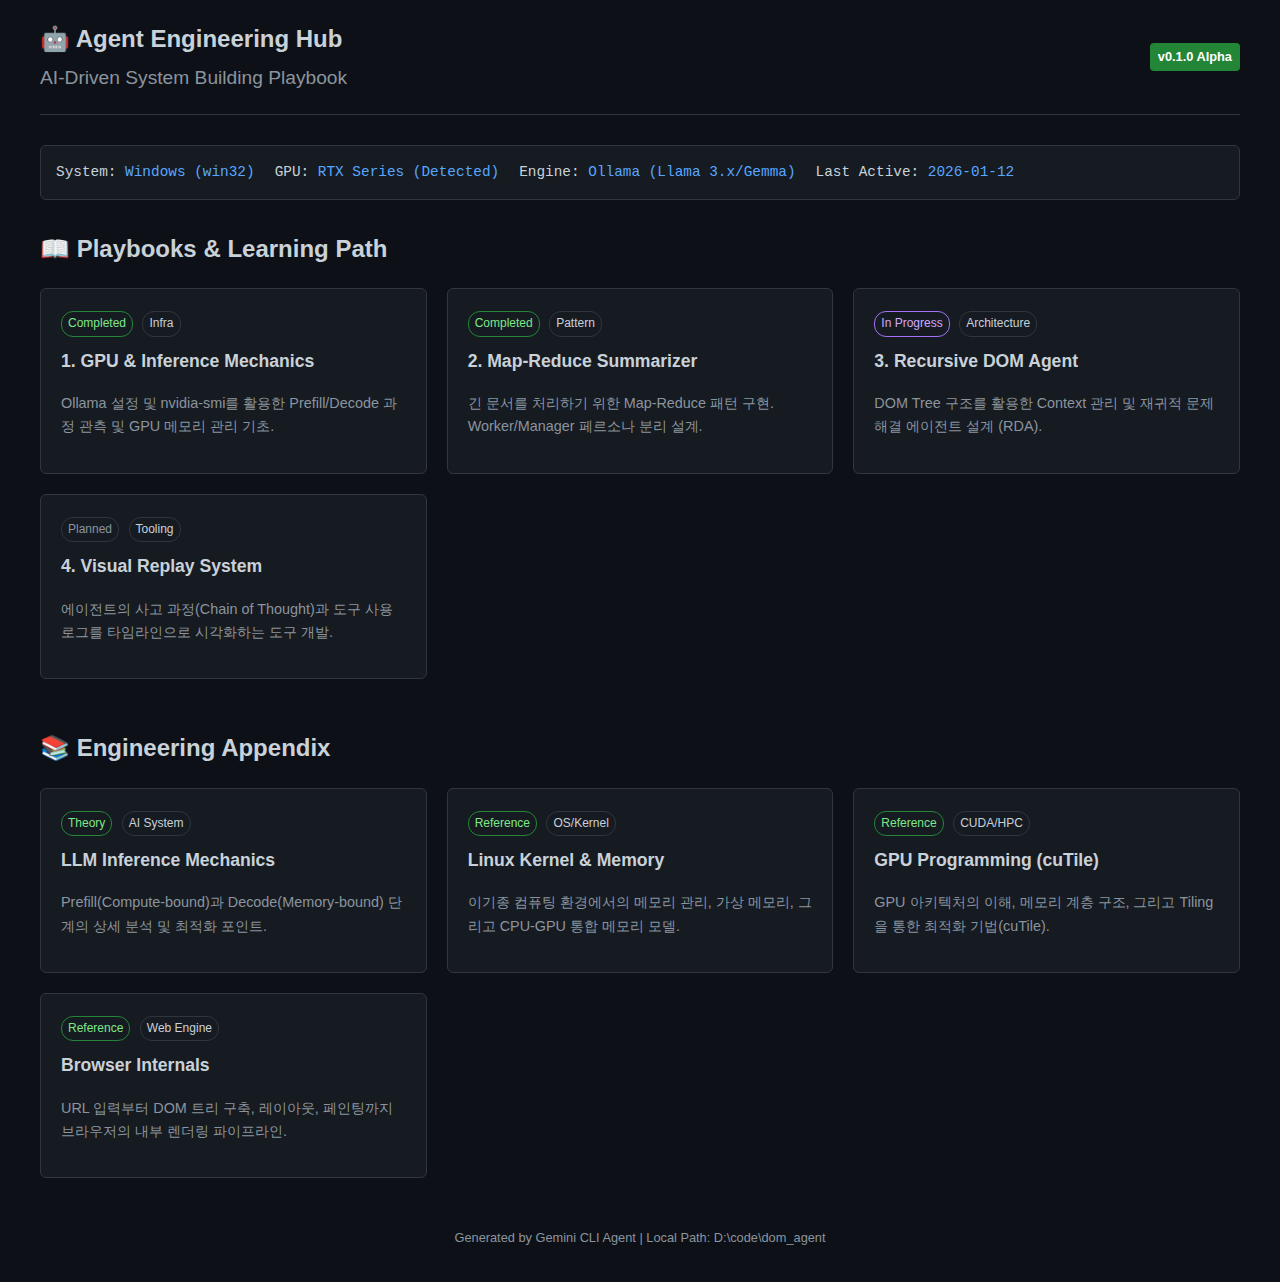
<file: index.html>
<!DOCTYPE html>
<html lang="ko">
  <head>
    <meta charset="UTF-8" />
    <meta name="viewport" content="width=device-width, initial-scale=1.0" />
    <title>Agent Engineering Hub</title>
    <style>
      :root {
        --bg-color: #0d1117;
        --text-color: #c9d1d9;
        --accent-color: #238636;
        --card-bg: #161b22;
        --border-color: #30363d;
        --code-font: "Consolas", "Monaco", monospace;
      }
      body {
        font-family: -apple-system, BlinkMacSystemFont, "Segoe UI", Helvetica,
          Arial, sans-serif;
        background-color: var(--bg-color);
        color: var(--text-color);
        margin: 0;
        padding: 20px;
        line-height: 1.6;
      }
      .container {
        max-width: 1200px;
        margin: 0 auto;
      }
      header {
        border-bottom: 1px solid var(--border-color);
        padding-bottom: 20px;
        margin-bottom: 30px;
        display: flex;
        justify-content: space-between;
        align-items: center;
      }
      h1 {
        font-size: 1.5rem;
        margin: 0;
      }
      .badge {
        background: var(--accent-color);
        color: white;
        padding: 4px 8px;
        border-radius: 4px;
        font-size: 0.8rem;
        font-weight: bold;
      }
      .grid {
        display: grid;
        grid-template-columns: repeat(auto-fill, minmax(300px, 1fr));
        gap: 20px;
      }
      .card {
        background-color: var(--card-bg);
        border: 1px solid var(--border-color);
        border-radius: 6px;
        padding: 20px;
        transition: transform 0.2s;
      }
      .card:hover {
        transform: translateY(-2px);
        border-color: #8b949e;
      }
      .card h3 {
        margin-top: 0;
        font-size: 1.1rem;
      }
      .card p {
        font-size: 0.9rem;
        color: #8b949e;
      }
      .status-bar {
        background: var(--card-bg);
        padding: 15px;
        border-radius: 6px;
        margin-bottom: 30px;
        border: 1px solid var(--border-color);
        font-family: var(--code-font);
        font-size: 0.9rem;
        display: flex;
        gap: 20px;
      }
      .status-item span {
        color: #58a6ff;
      }
      a {
        text-decoration: none;
        color: inherit;
      }
      .tag {
        display: inline-block;
        padding: 2px 6px;
        border-radius: 12px;
        font-size: 0.75rem;
        margin-right: 5px;
        border: 1px solid var(--border-color);
      }
      .tag.completed {
        color: #7ee787;
        border-color: #238636;
      }
      .tag.inprogress {
        color: #d2a8ff;
        border-color: #a371f7;
      }
      .tag.planned {
        color: #8b949e;
        border-color: #30363d;
      }
    </style>
  </head>
  <body>
    <div class="container">
      <header>
        <div>
          <h1>🤖 Agent Engineering Hub</h1>
          <p style="margin: 5px 0 0 0; font-size: 1.2rem; color: #8b949e">
            AI-Driven System Building Playbook
          </p>
        </div>
        <div class="badge">v0.1.0 Alpha</div>
      </header>

      <!-- System Status Visualization (Placeholder for future dynamic data) -->
      <div class="status-bar">
        <div class="status-item">System: <span>Windows (win32)</span></div>
        <div class="status-item">GPU: <span>RTX Series (Detected)</span></div>
        <div class="status-item">
          Engine: <span>Ollama (Llama 3.x/Gemma)</span>
        </div>
        <div class="status-item">Last Active: <span>2026-01-12</span></div>
      </div>

      <h2>📖 Playbooks & Learning Path</h2>
      <div class="grid">
        <!-- Phase 1: Infrastructure -->
        <a href="playbook/01_infrastructure/01_gpu_and_ollama.html" class="card">
          <div style="margin-bottom: 10px">
            <span class="tag completed">Completed</span>
            <span class="tag">Infra</span>
          </div>
          <h3>1. GPU & Inference Mechanics</h3>
          <p>
            Ollama 설정 및 nvidia-smi를 활용한 Prefill/Decode 과정 관측 및 GPU
            메모리 관리 기초.
          </p>
        </a>

        <!-- Phase 2: Basic Agent -->
        <a
          href="playbook/02_agent_prototypes/01_map_reduce_agent.html"
          class="card"
        >
          <div style="margin-bottom: 10px">
            <span class="tag completed">Completed</span>
            <span class="tag">Pattern</span>
          </div>
          <h3>2. Map-Reduce Summarizer</h3>
          <p>
            긴 문서를 처리하기 위한 Map-Reduce 패턴 구현. Worker/Manager
            페르소나 분리 설계.
          </p>
        </a>

        <!-- Phase 3: Recursive Agent -->
        <a href="playbook/02_agent_prototypes/02_recursive_dom.html" class="card">
          <div style="margin-bottom: 10px">
            <span class="tag inprogress">In Progress</span>
            <span class="tag">Architecture</span>
          </div>
          <h3>3. Recursive DOM Agent</h3>
          <p>
            DOM Tree 구조를 활용한 Context 관리 및 재귀적 문제 해결 에이전트
            설계 (RDA).
          </p>
        </a>

        <!-- Phase 4: Future -->
        <a href="playbook/03_future_designs/01_visual_replay.html" class="card">
          <div style="margin-bottom: 10px">
            <span class="tag planned">Planned</span>
            <span class="tag">Tooling</span>
          </div>
          <h3>4. Visual Replay System</h3>
          <p>
            에이전트의 사고 과정(Chain of Thought)과 도구 사용 로그를
            타임라인으로 시각화하는 도구 개발.
          </p>
        </a>
      </div>

      <h2 style="margin-top: 50px">📚 Engineering Appendix</h2>
      <div class="grid">
        <a href="playbook/99_appendix/llm_inference.html" class="card">
          <div style="margin-bottom: 10px">
            <span class="tag completed">Theory</span>
            <span class="tag">AI System</span>
          </div>
          <h3>LLM Inference Mechanics</h3>
          <p>
            Prefill(Compute-bound)과 Decode(Memory-bound) 단계의 상세 분석 및
            최적화 포인트.
          </p>
        </a>

        <a href="playbook/99_appendix/cheat_sheets_linux.html" class="card">
          <div style="margin-bottom: 10px">
            <span class="tag completed">Reference</span>
            <span class="tag">OS/Kernel</span>
          </div>
          <h3>Linux Kernel & Memory</h3>
          <p>
            이기종 컴퓨팅 환경에서의 메모리 관리, 가상 메모리, 그리고 CPU-GPU
            통합 메모리 모델.
          </p>
        </a>

        <a href="playbook/99_appendix/gpu_programming.html" class="card">
          <div style="margin-bottom: 10px">
            <span class="tag completed">Reference</span>
            <span class="tag">CUDA/HPC</span>
          </div>
          <h3>GPU Programming (cuTile)</h3>
          <p>
            GPU 아키텍처의 이해, 메모리 계층 구조, 그리고 Tiling을 통한 최적화
            기법(cuTile).
          </p>
        </a>

        <a href="playbook/99_appendix/how_browser_works.html" class="card">
          <div style="margin-bottom: 10px">
            <span class="tag completed">Reference</span>
            <span class="tag">Web Engine</span>
          </div>
          <h3>Browser Internals</h3>
          <p>
            URL 입력부터 DOM 트리 구축, 레이아웃, 페인팅까지 브라우저의 내부
            렌더링 파이프라인.
          </p>
        </a>
      </div>

      <footer
        style="
          margin-top: 50px;
          text-align: center;
          font-size: 0.8rem;
          color: #8b949e;
        "
      >
        <p>Generated by Gemini CLI Agent | Local Path: D:\code\dom_agent</p>
      </footer>
    </div>
  </body>
</html>
</file>
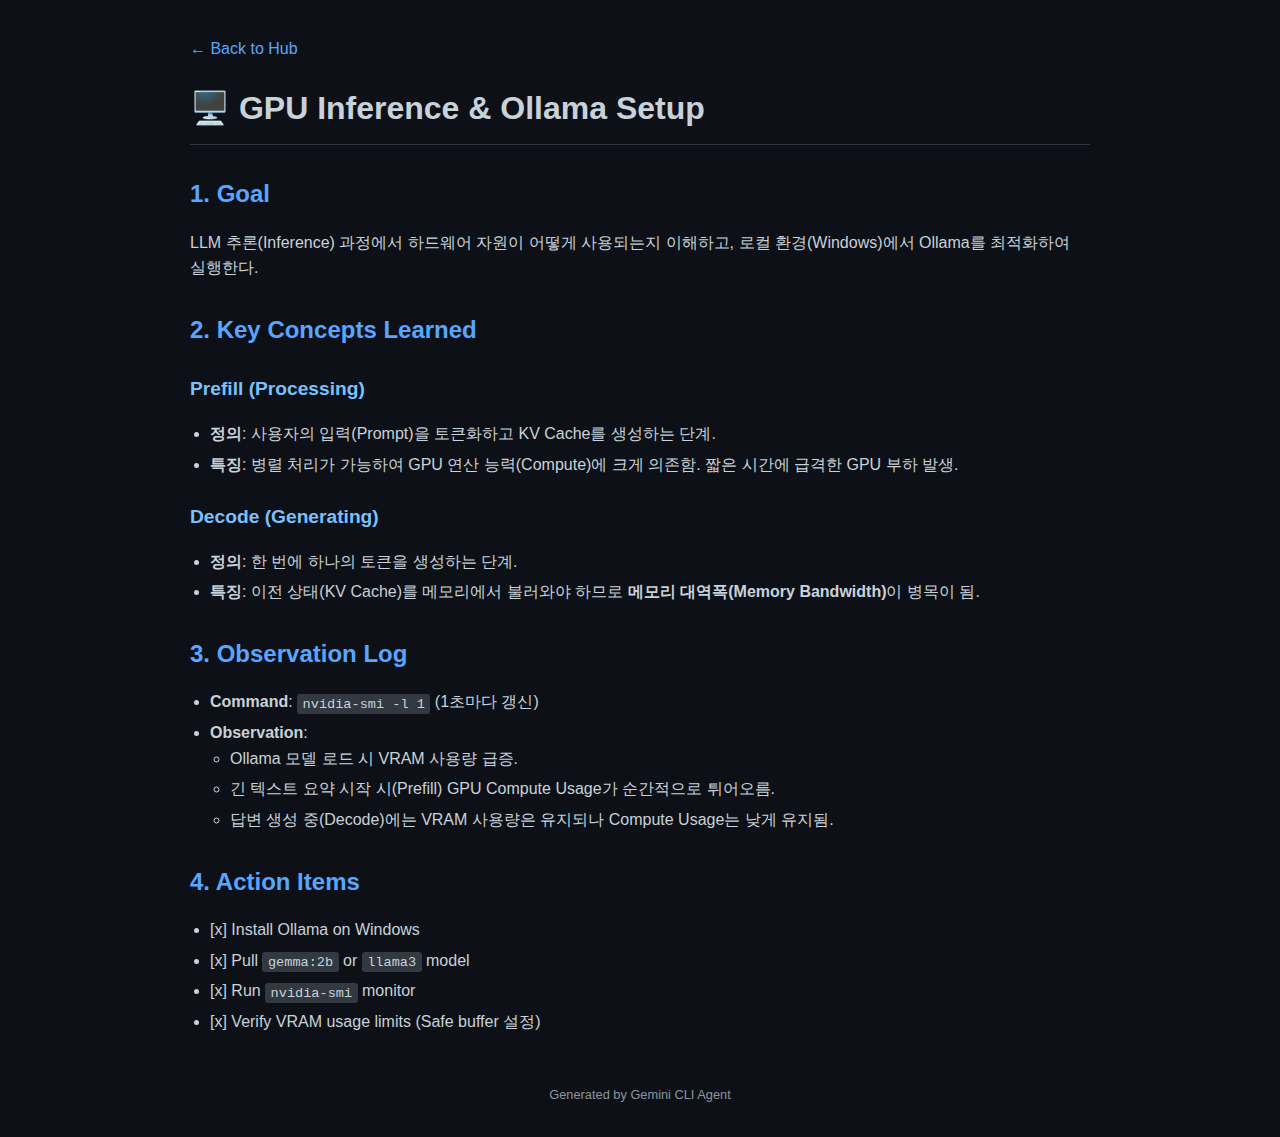
<file: playbook/01_infrastructure/01_gpu_and_ollama.html>
<!DOCTYPE html>
<html lang="ko">
  <head>
    <meta charset="UTF-8" />
    <meta name="viewport" content="width=device-width, initial-scale=1.0" />
    <title>🖥️ GPU Inference &amp; Ollama Setup</title>
    <style>
      :root {
        --bg-color: #0d1117;
        --text-color: #c9d1d9;
        --accent-color: #238636;
        --card-bg: #161b22;
        --border-color: #30363d;
        --code-font: "Consolas", "Monaco", monospace;
      }
      body {
        font-family: -apple-system, BlinkMacSystemFont, "Segoe UI", Helvetica, Arial, sans-serif;
        background-color: var(--bg-color);
        color: var(--text-color);
        margin: 0;
        padding: 20px;
        line-height: 1.6;
      }
      .container {
        max-width: 900px;
        margin: 0 auto;
      }
      h1 { font-size: 2rem; border-bottom: 1px solid var(--border-color); padding-bottom: 10px; margin-bottom: 20px; }
      h2 { font-size: 1.5rem; margin-top: 30px; margin-bottom: 15px; color: #58a6ff; }
      h3 { font-size: 1.2rem; margin-top: 25px; margin-bottom: 10px; color: #79c0ff; }
      a { color: #58a6ff; text-decoration: none; }
      a:hover { text-decoration: underline; }
      ul, ol { padding-left: 20px; }
      li { margin-bottom: 5px; }
      pre {
        background-color: var(--card-bg);
        border: 1px solid var(--border-color);
        padding: 15px;
        border-radius: 6px;
        overflow-x: auto;
      }
      code {
        font-family: var(--code-font);
        background-color: rgba(110, 118, 129, 0.4);
        padding: 0.2em 0.4em;
        border-radius: 3px;
        font-size: 85%;
      }
      pre code {
        background-color: transparent;
        padding: 0;
        font-size: 100%;
      }
      blockquote {
        border-left: 4px solid var(--border-color);
        padding-left: 15px;
        color: #8b949e;
        margin: 0;
      }
      table {
        border-collapse: collapse;
        width: 100%;
        margin: 20px 0;
      }
      th, td {
        border: 1px solid var(--border-color);
        padding: 10px;
        text-align: left;
      }
      th { background-color: var(--card-bg); }
    </style>
  </head>
  <body>
    <div class="container">
      <p><a href="../../index.html">← Back to Hub</a></p>
      <h1>🖥️ GPU Inference &amp; Ollama Setup</h1>
<h2>1. Goal</h2>
<p>LLM 추론(Inference) 과정에서 하드웨어 자원이 어떻게 사용되는지 이해하고, 로컬 환경(Windows)에서 Ollama를 최적화하여 실행한다.</p>
<h2>2. Key Concepts Learned</h2>
<h3>Prefill (Processing)</h3>
<ul>
<li><strong>정의</strong>: 사용자의 입력(Prompt)을 토큰화하고 KV Cache를 생성하는 단계.</li>
<li><strong>특징</strong>: 병렬 처리가 가능하여 GPU 연산 능력(Compute)에 크게 의존함. 짧은 시간에 급격한 GPU 부하 발생.</li>
</ul>
<h3>Decode (Generating)</h3>
<ul>
<li><strong>정의</strong>: 한 번에 하나의 토큰을 생성하는 단계.</li>
<li><strong>특징</strong>: 이전 상태(KV Cache)를 메모리에서 불러와야 하므로 <strong>메모리 대역폭(Memory Bandwidth)</strong>이 병목이 됨.</li>
</ul>
<h2>3. Observation Log</h2>
<ul>
<li><strong>Command</strong>: <code>nvidia-smi -l 1</code> (1초마다 갱신)</li>
<li><strong>Observation</strong>:<ul>
<li>Ollama 모델 로드 시 VRAM 사용량 급증.</li>
<li>긴 텍스트 요약 시작 시(Prefill) GPU Compute Usage가 순간적으로 튀어오름.</li>
<li>답변 생성 중(Decode)에는 VRAM 사용량은 유지되나 Compute Usage는 낮게 유지됨.</li>
</ul>
</li>
</ul>
<h2>4. Action Items</h2>
<ul>
<li>[x] Install Ollama on Windows</li>
<li>[x] Pull <code>gemma:2b</code> or <code>llama3</code> model</li>
<li>[x] Run <code>nvidia-smi</code> monitor</li>
<li>[x] Verify VRAM usage limits (Safe buffer 설정)</li>
</ul>
      <footer style="margin-top: 50px; text-align: center; font-size: 0.8rem; color: #8b949e;">
        <p>Generated by Gemini CLI Agent</p>
      </footer>
    </div>
  </body>
</html>
</file>
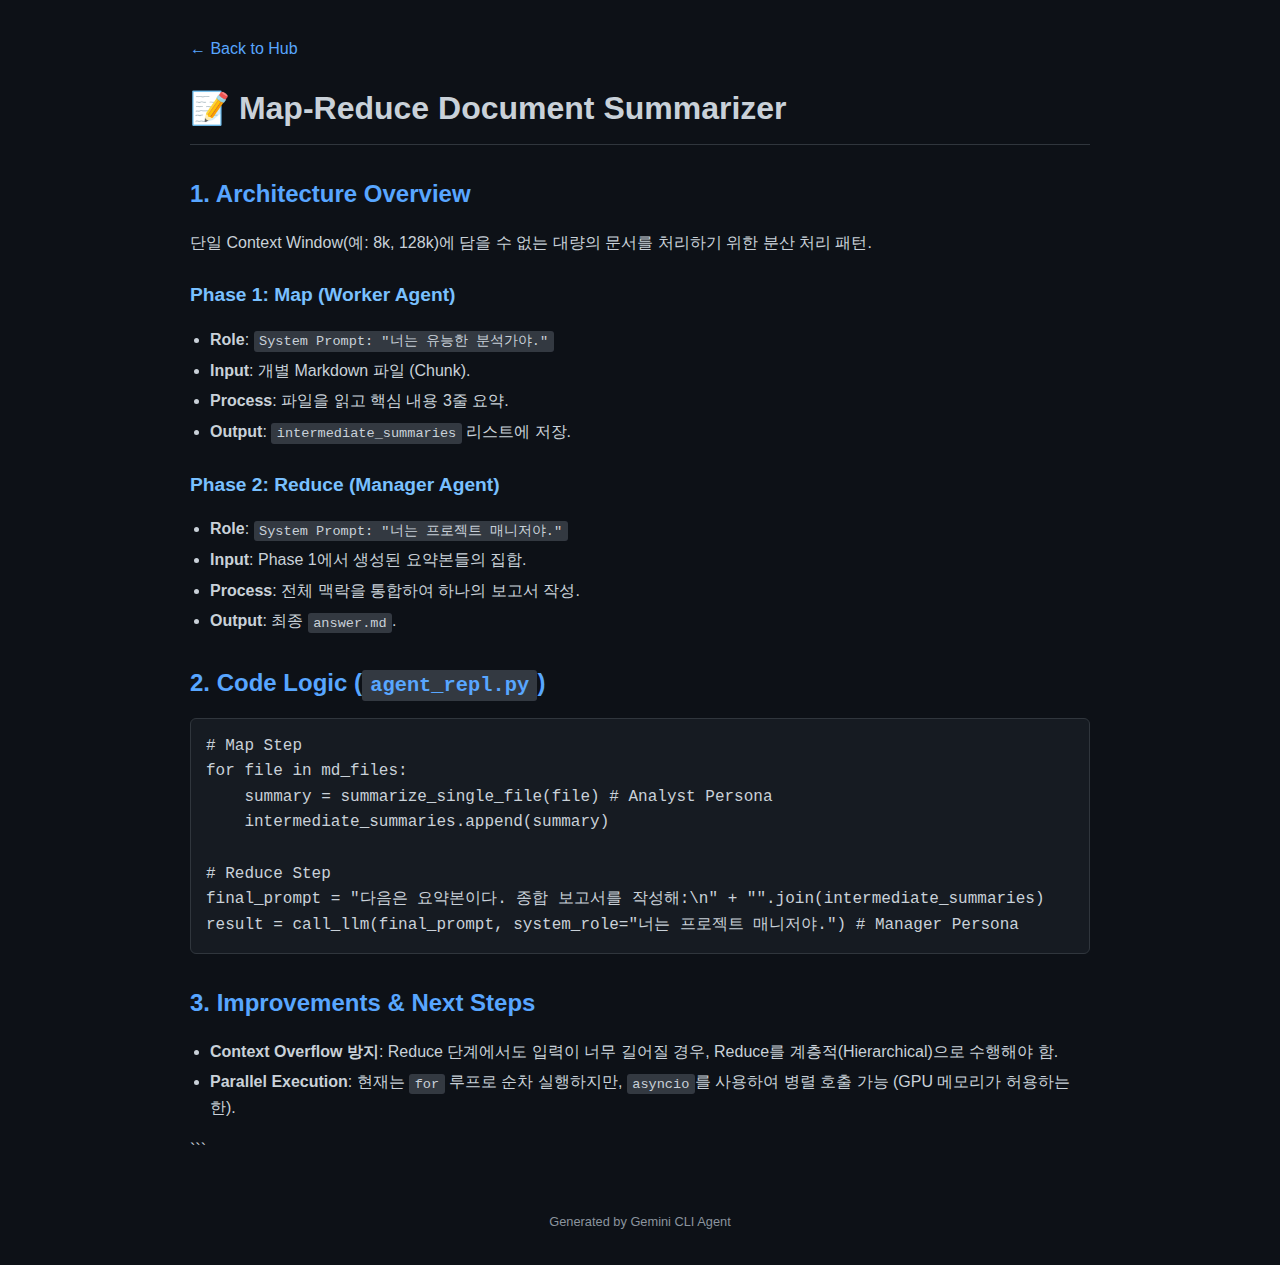
<file: playbook/02_agent_prototypes/01_map_reduce_agent.html>
<!DOCTYPE html>
<html lang="ko">
  <head>
    <meta charset="UTF-8" />
    <meta name="viewport" content="width=device-width, initial-scale=1.0" />
    <title>📝 Map-Reduce Document Summarizer</title>
    <style>
      :root {
        --bg-color: #0d1117;
        --text-color: #c9d1d9;
        --accent-color: #238636;
        --card-bg: #161b22;
        --border-color: #30363d;
        --code-font: "Consolas", "Monaco", monospace;
      }
      body {
        font-family: -apple-system, BlinkMacSystemFont, "Segoe UI", Helvetica, Arial, sans-serif;
        background-color: var(--bg-color);
        color: var(--text-color);
        margin: 0;
        padding: 20px;
        line-height: 1.6;
      }
      .container {
        max-width: 900px;
        margin: 0 auto;
      }
      h1 { font-size: 2rem; border-bottom: 1px solid var(--border-color); padding-bottom: 10px; margin-bottom: 20px; }
      h2 { font-size: 1.5rem; margin-top: 30px; margin-bottom: 15px; color: #58a6ff; }
      h3 { font-size: 1.2rem; margin-top: 25px; margin-bottom: 10px; color: #79c0ff; }
      a { color: #58a6ff; text-decoration: none; }
      a:hover { text-decoration: underline; }
      ul, ol { padding-left: 20px; }
      li { margin-bottom: 5px; }
      pre {
        background-color: var(--card-bg);
        border: 1px solid var(--border-color);
        padding: 15px;
        border-radius: 6px;
        overflow-x: auto;
      }
      code {
        font-family: var(--code-font);
        background-color: rgba(110, 118, 129, 0.4);
        padding: 0.2em 0.4em;
        border-radius: 3px;
        font-size: 85%;
      }
      pre code {
        background-color: transparent;
        padding: 0;
        font-size: 100%;
      }
      blockquote {
        border-left: 4px solid var(--border-color);
        padding-left: 15px;
        color: #8b949e;
        margin: 0;
      }
      table {
        border-collapse: collapse;
        width: 100%;
        margin: 20px 0;
      }
      th, td {
        border: 1px solid var(--border-color);
        padding: 10px;
        text-align: left;
      }
      th { background-color: var(--card-bg); }
    </style>
  </head>
  <body>
    <div class="container">
      <p><a href="../../index.html">← Back to Hub</a></p>
      <h1>📝 Map-Reduce Document Summarizer</h1>
<h2>1. Architecture Overview</h2>
<p>단일 Context Window(예: 8k, 128k)에 담을 수 없는 대량의 문서를 처리하기 위한 분산 처리 패턴.</p>
<h3>Phase 1: Map (Worker Agent)</h3>
<ul>
<li><strong>Role</strong>: <code>System Prompt: "너는 유능한 분석가야."</code></li>
<li><strong>Input</strong>: 개별 Markdown 파일 (Chunk).</li>
<li><strong>Process</strong>: 파일을 읽고 핵심 내용 3줄 요약.</li>
<li><strong>Output</strong>: <code>intermediate_summaries</code> 리스트에 저장.</li>
</ul>
<h3>Phase 2: Reduce (Manager Agent)</h3>
<ul>
<li><strong>Role</strong>: <code>System Prompt: "너는 프로젝트 매니저야."</code></li>
<li><strong>Input</strong>: Phase 1에서 생성된 요약본들의 집합.</li>
<li><strong>Process</strong>: 전체 맥락을 통합하여 하나의 보고서 작성.</li>
<li><strong>Output</strong>: 최종 <code>answer.md</code>.</li>
</ul>
<h2>2. Code Logic (<code>agent_repl.py</code>)</h2>
<pre><code class="language-python"># Map Step
for file in md_files:
    summary = summarize_single_file(file) # Analyst Persona
    intermediate_summaries.append(summary)

# Reduce Step
final_prompt = &quot;다음은 요약본이다. 종합 보고서를 작성해:\n&quot; + &quot;&quot;.join(intermediate_summaries)
result = call_llm(final_prompt, system_role=&quot;너는 프로젝트 매니저야.&quot;) # Manager Persona
</code></pre>
<h2>3. Improvements &amp; Next Steps</h2>
<ul>
<li><strong>Context Overflow 방지</strong>: Reduce 단계에서도 입력이 너무 길어질 경우, Reduce를 계층적(Hierarchical)으로 수행해야 함.</li>
<li><strong>Parallel Execution</strong>: 현재는 <code>for</code> 루프로 순차 실행하지만, <code>asyncio</code>를 사용하여 병렬 호출 가능 (GPU 메모리가 허용하는 한).</li>
</ul>
<p>```</p>
      <footer style="margin-top: 50px; text-align: center; font-size: 0.8rem; color: #8b949e;">
        <p>Generated by Gemini CLI Agent</p>
      </footer>
    </div>
  </body>
</html>
</file>
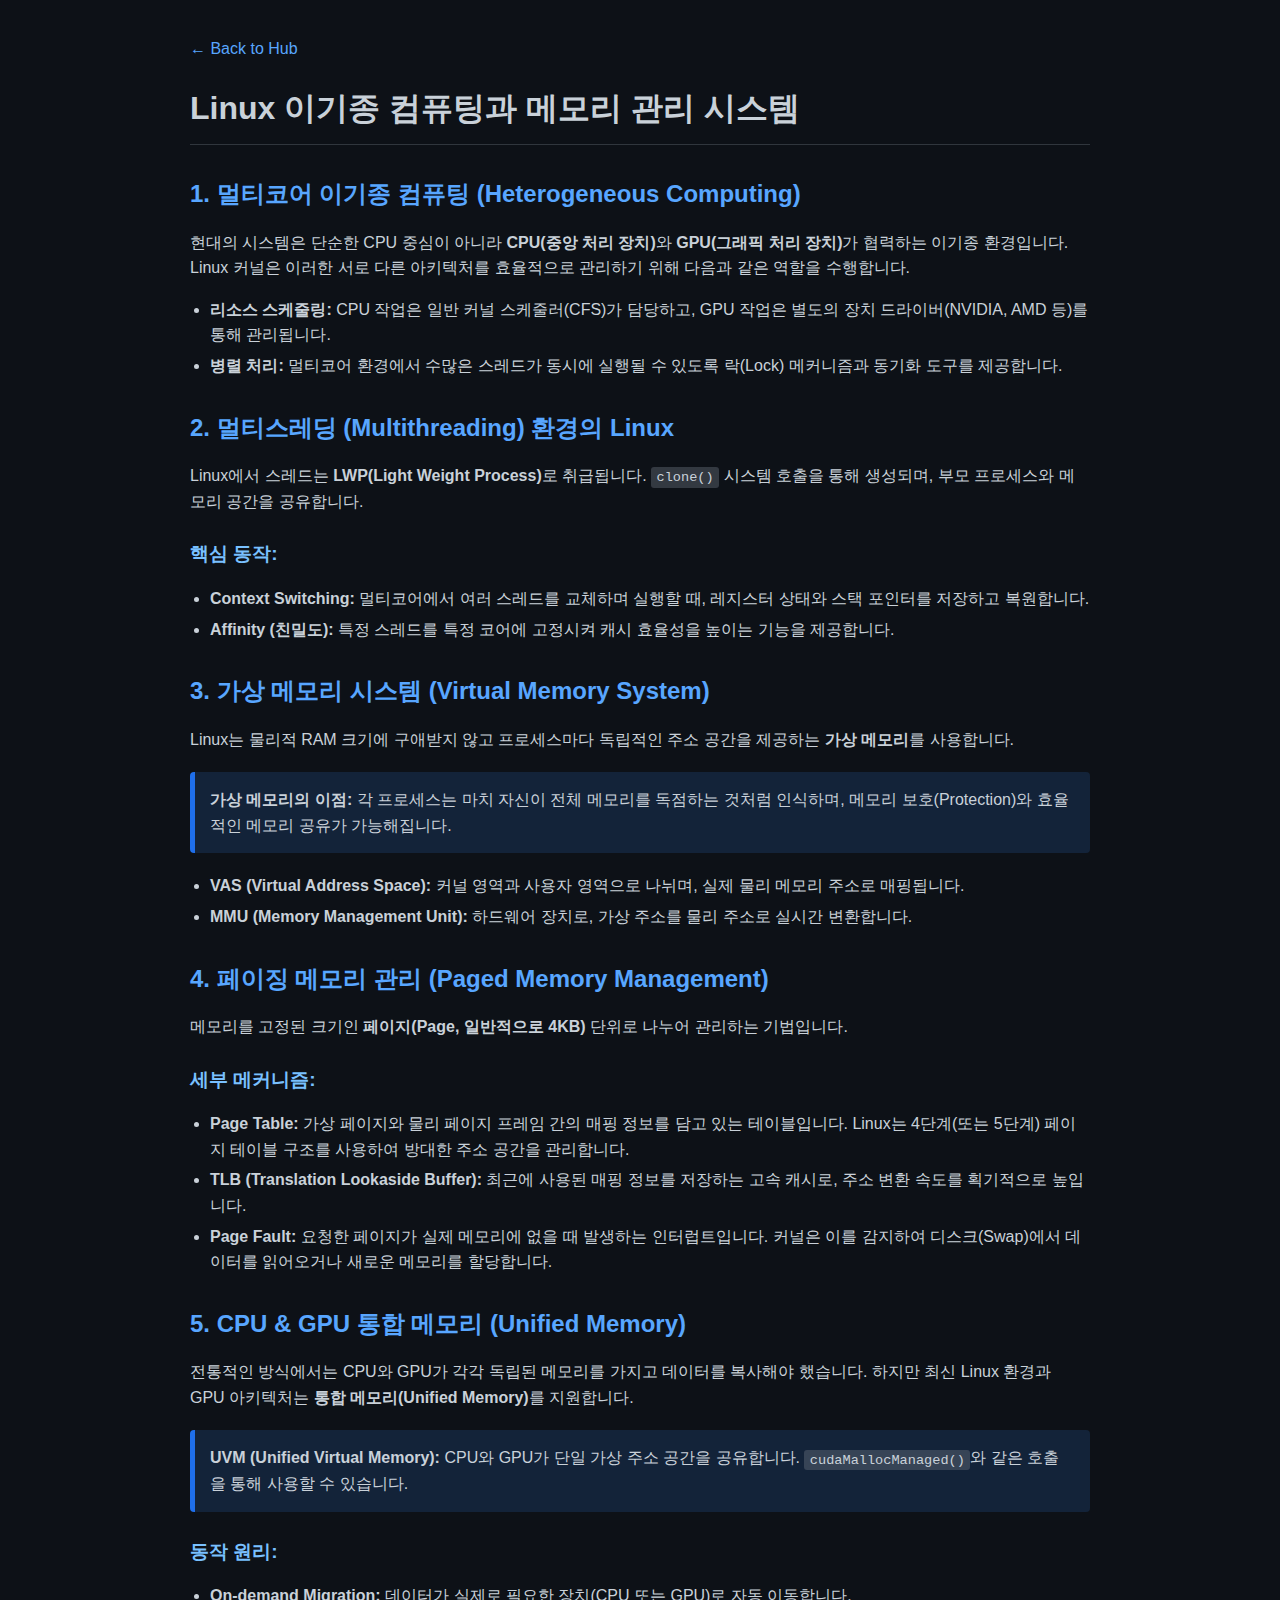
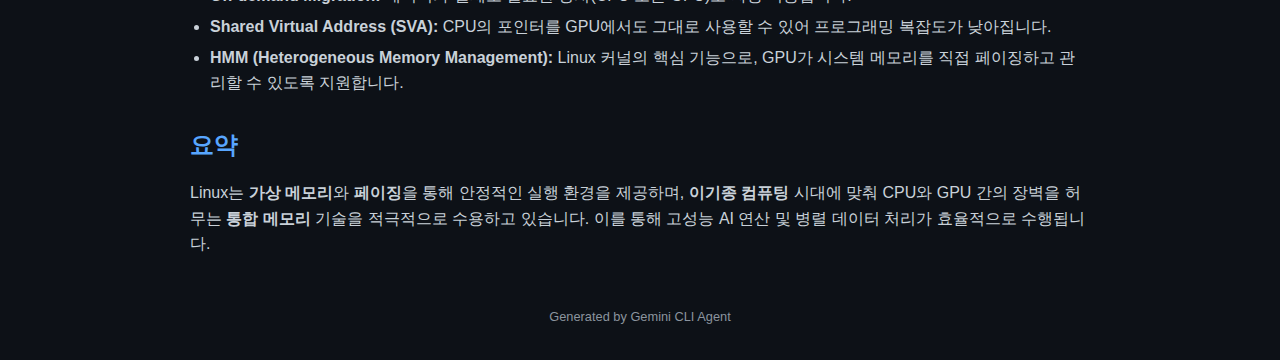
<file: playbook/99_appendix/cheat_sheets_linux.html>
<!DOCTYPE html>
<html lang="ko">
<head>
    <meta charset="UTF-8">
    <meta name="viewport" content="width=device-width, initial-scale=1.0">
    <title>Linux: 이기종 멀티코어 컴퓨팅 및 메모리 관리</title>
    <link rel="stylesheet" href="style.css">
</head>
<body>
    <div class="container">
        <p><a href="../../index.html">← Back to Hub</a></p>

        <h1>Linux 이기종 컴퓨팅과 메모리 관리 시스템</h1>

        <section>
            <h2>1. 멀티코어 이기종 컴퓨팅 (Heterogeneous Computing)</h2>
            <p>현대의 시스템은 단순한 CPU 중심이 아니라 <strong>CPU(중앙 처리 장치)</strong>와 <strong>GPU(그래픽 처리 장치)</strong>가 협력하는 이기종 환경입니다. Linux 커널은 이러한 서로 다른 아키텍처를 효율적으로 관리하기 위해 다음과 같은 역할을 수행합니다.</p>
            <ul>
                <li><strong>리소스 스케줄링:</strong> CPU 작업은 일반 커널 스케줄러(CFS)가 담당하고, GPU 작업은 별도의 장치 드라이버(NVIDIA, AMD 등)를 통해 관리됩니다.</li>
                <li><strong>병렬 처리:</strong> 멀티코어 환경에서 수많은 스레드가 동시에 실행될 수 있도록 락(Lock) 메커니즘과 동기화 도구를 제공합니다.</li>
            </ul>
        </section>

        <section>
            <h2>2. 멀티스레딩 (Multithreading) 환경의 Linux</h2>
            <p>Linux에서 스레드는 <strong>LWP(Light Weight Process)</strong>로 취급됩니다. <code>clone()</code> 시스템 호출을 통해 생성되며, 부모 프로세스와 메모리 공간을 공유합니다.</p>
            <h3>핵심 동작:</h3>
            <ul>
                <li><strong>Context Switching:</strong> 멀티코어에서 여러 스레드를 교체하며 실행할 때, 레지스터 상태와 스택 포인터를 저장하고 복원합니다.</li>
                <li><strong>Affinity (친밀도):</strong> 특정 스레드를 특정 코어에 고정시켜 캐시 효율성을 높이는 기능을 제공합니다.</li>
            </ul>
        </section>

        <section>
            <h2>3. 가상 메모리 시스템 (Virtual Memory System)</h2>
            <p>Linux는 물리적 RAM 크기에 구애받지 않고 프로세스마다 독립적인 주소 공간을 제공하는 <strong>가상 메모리</strong>를 사용합니다.</p>
            <div class="info-box">
                <strong>가상 메모리의 이점:</strong>
                각 프로세스는 마치 자신이 전체 메모리를 독점하는 것처럼 인식하며, 메모리 보호(Protection)와 효율적인 메모리 공유가 가능해집니다.
            </div>
            <ul>
                <li><strong>VAS (Virtual Address Space):</strong> 커널 영역과 사용자 영역으로 나뉘며, 실제 물리 메모리 주소로 매핑됩니다.</li>
                <li><strong>MMU (Memory Management Unit):</strong> 하드웨어 장치로, 가상 주소를 물리 주소로 실시간 변환합니다.</li>
            </ul>
        </section>

        <section>
            <h2>4. 페이징 메모리 관리 (Paged Memory Management)</h2>
            <p>메모리를 고정된 크기인 <strong>페이지(Page, 일반적으로 4KB)</strong> 단위로 나누어 관리하는 기법입니다.</p>
            <h3>세부 메커니즘:</h3>
            <ul>
                <li><strong>Page Table:</strong> 가상 페이지와 물리 페이지 프레임 간의 매핑 정보를 담고 있는 테이블입니다. Linux는 4단계(또는 5단계) 페이지 테이블 구조를 사용하여 방대한 주소 공간을 관리합니다.</li>
                <li><strong>TLB (Translation Lookaside Buffer):</strong> 최근에 사용된 매핑 정보를 저장하는 고속 캐시로, 주소 변환 속도를 획기적으로 높입니다.</li>
                <li><strong>Page Fault:</strong> 요청한 페이지가 실제 메모리에 없을 때 발생하는 인터럽트입니다. 커널은 이를 감지하여 디스크(Swap)에서 데이터를 읽어오거나 새로운 메모리를 할당합니다.</li>
            </ul>
        </section>

        <section>
            <h2>5. CPU & GPU 통합 메모리 (Unified Memory)</h2>
            <p>전통적인 방식에서는 CPU와 GPU가 각각 독립된 메모리를 가지고 데이터를 복사해야 했습니다. 하지만 최신 Linux 환경과 GPU 아키텍처는 <strong>통합 메모리(Unified Memory)</strong>를 지원합니다.</p>
            <div class="info-box">
                <strong>UVM (Unified Virtual Memory):</strong> CPU와 GPU가 단일 가상 주소 공간을 공유합니다. <code>cudaMallocManaged()</code>와 같은 호출을 통해 사용할 수 있습니다.
            </div>
            <h3>동작 원리:</h3>
            <ul>
                <li><strong>On-demand Migration:</strong> 데이터가 실제로 필요한 장치(CPU 또는 GPU)로 자동 이동합니다.</li>
                <li><strong>Shared Virtual Address (SVA):</strong> CPU의 포인터를 GPU에서도 그대로 사용할 수 있어 프로그래밍 복잡도가 낮아집니다.</li>
                <li><strong>HMM (Heterogeneous Memory Management):</strong> Linux 커널의 핵심 기능으로, GPU가 시스템 메모리를 직접 페이징하고 관리할 수 있도록 지원합니다.</li>
            </ul>
        </section>

        <section>
            <h2>요약</h2>
            <p>Linux는 <strong>가상 메모리</strong>와 <strong>페이징</strong>을 통해 안정적인 실행 환경을 제공하며, <strong>이기종 컴퓨팅</strong> 시대에 맞춰 CPU와 GPU 간의 장벽을 허무는 <strong>통합 메모리</strong> 기술을 적극적으로 수용하고 있습니다. 이를 통해 고성능 AI 연산 및 병렬 데이터 처리가 효율적으로 수행됩니다.</p>
        </section>

        <footer>
            <p>Generated by Gemini CLI Agent</p>
        </footer>
    </div>
</body>
</html>
</file>
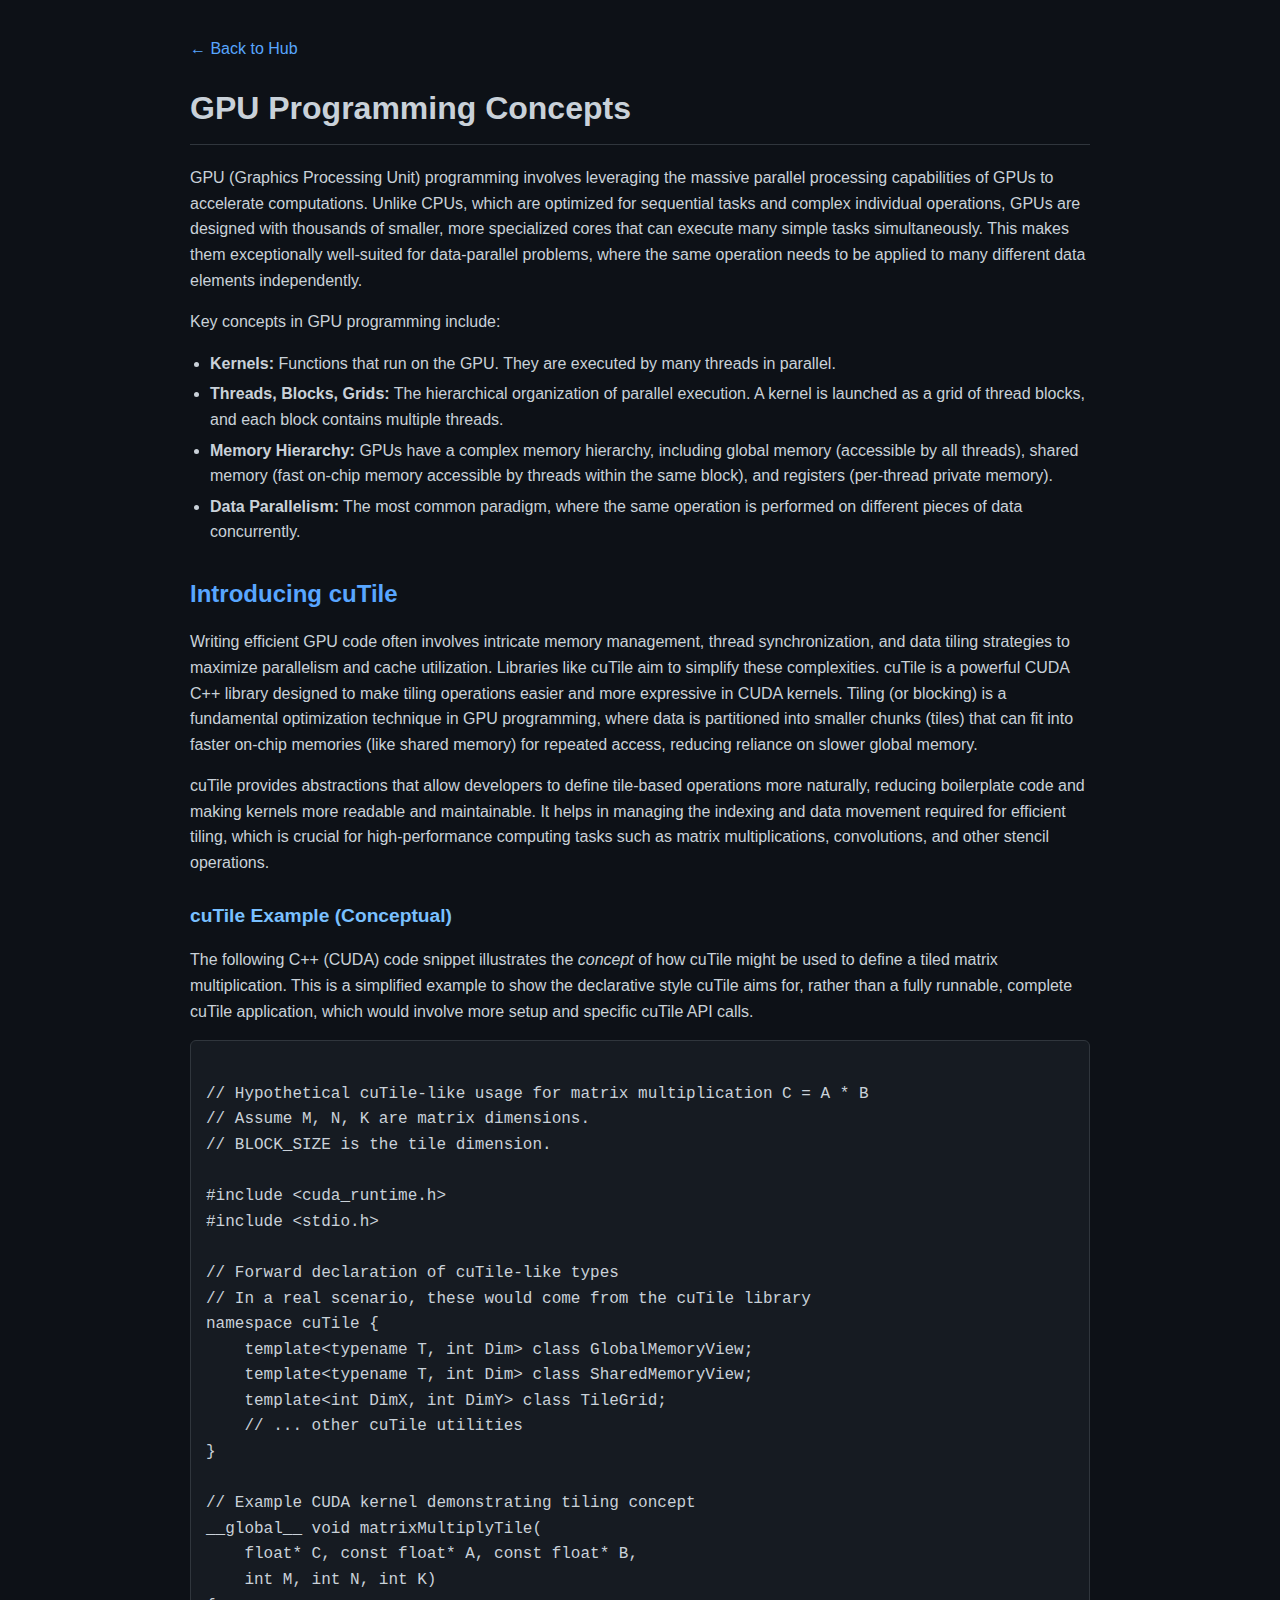
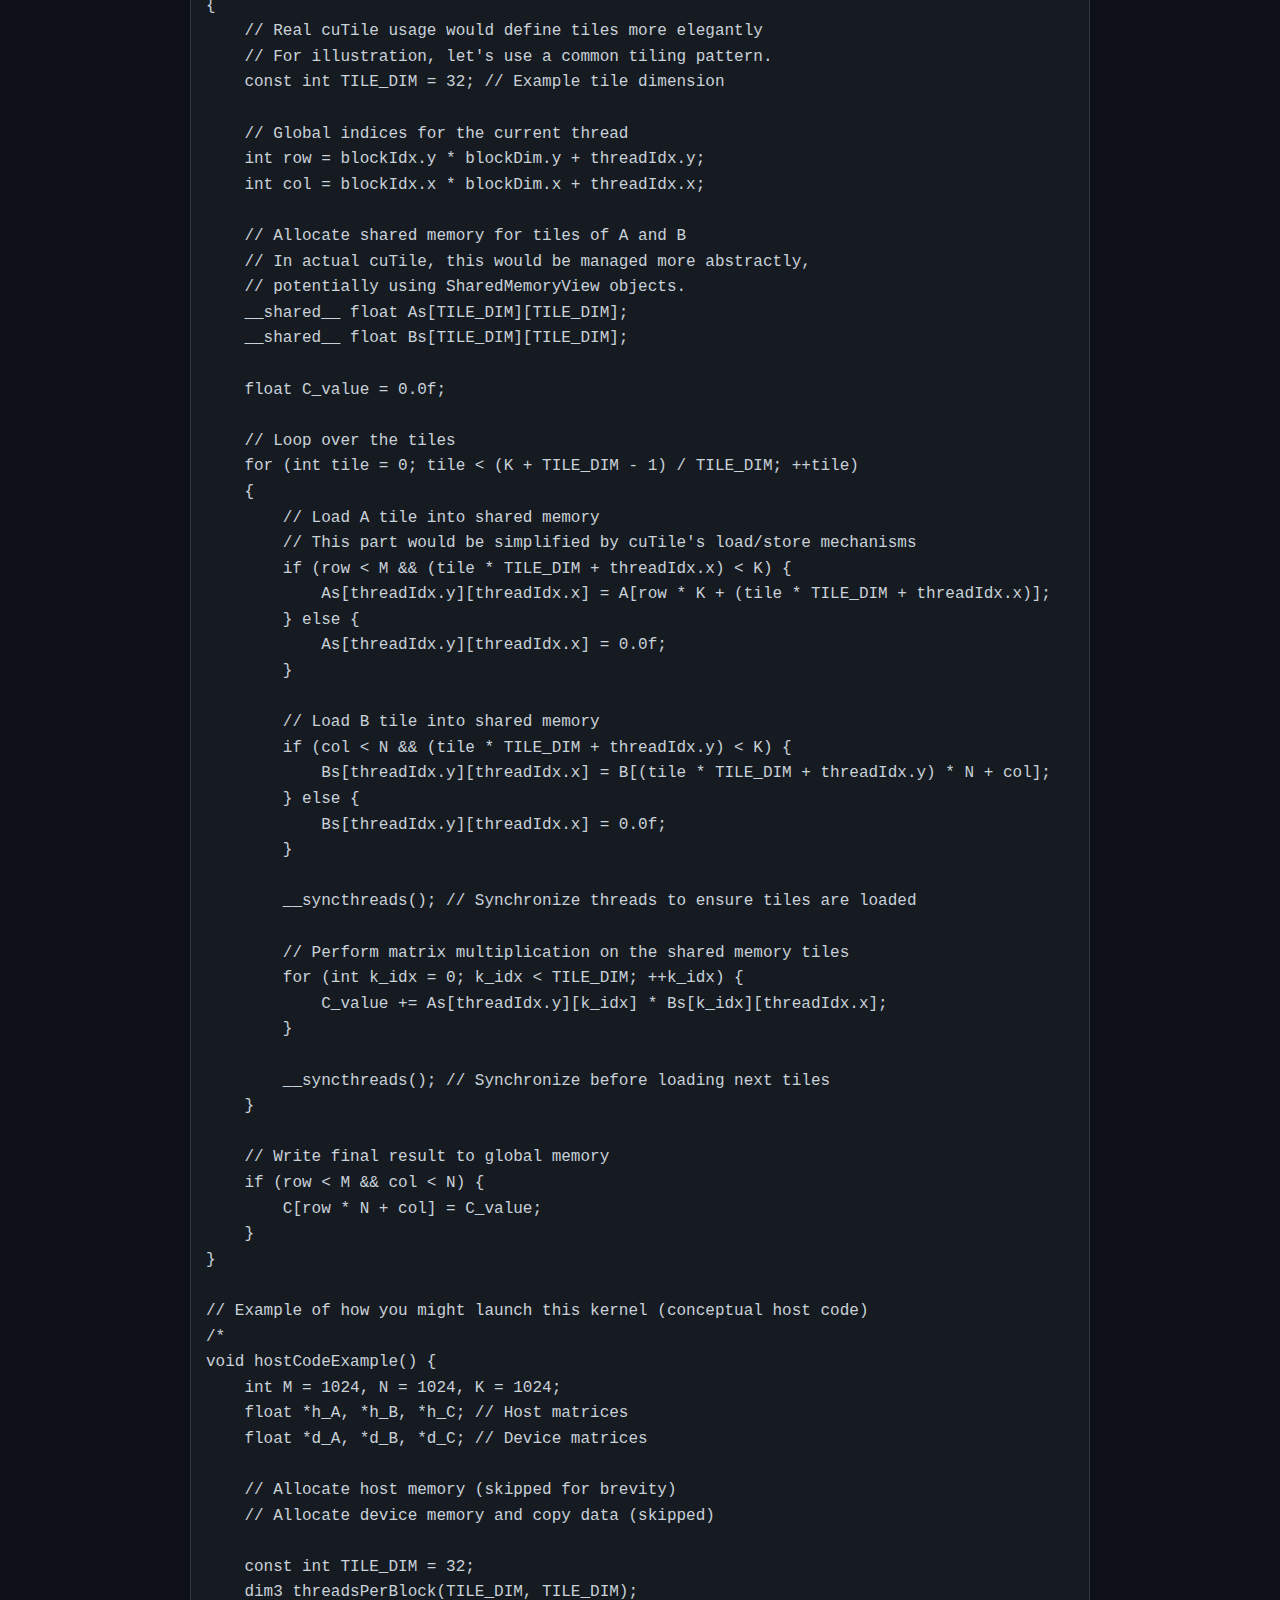
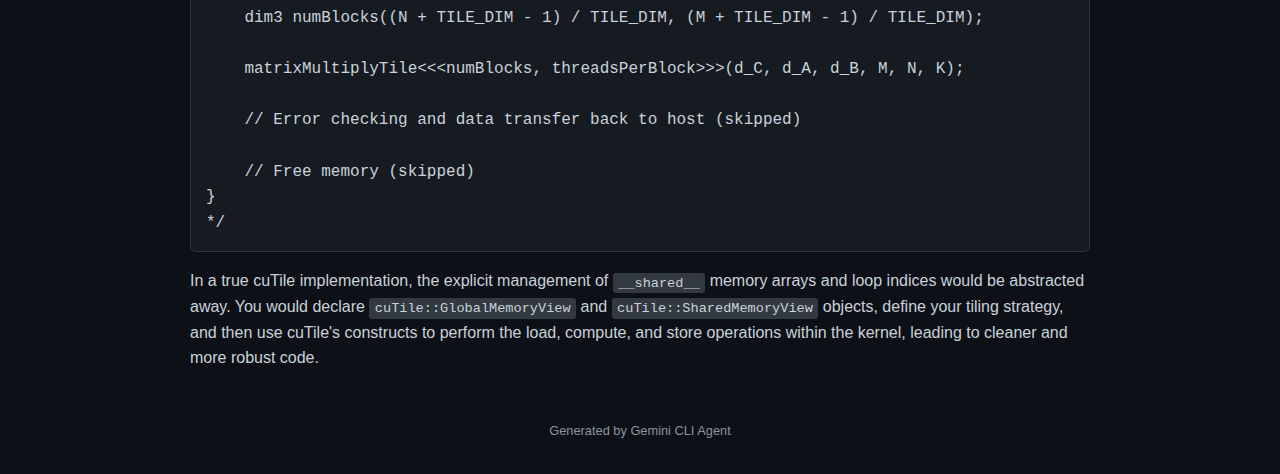
<file: playbook/99_appendix/gpu_programming.html>
<!DOCTYPE html>
<html lang="en">
<head>
    <meta charset="UTF-8">
    <meta name="viewport" content="width=device-width, initial-scale=1.0">
    <title>GPU Programming with cuTile</title>
    <link rel="stylesheet" href="style.css">
</head>
<body>
    <div class="container">
        <p><a href="../../index.html">← Back to Hub</a></p>

        <h1>GPU Programming Concepts</h1>
        <p>
            GPU (Graphics Processing Unit) programming involves leveraging the massive parallel processing capabilities of GPUs to accelerate computations. Unlike CPUs, which are optimized for sequential tasks and complex individual operations, GPUs are designed with thousands of smaller, more specialized cores that can execute many simple tasks simultaneously. This makes them exceptionally well-suited for data-parallel problems, where the same operation needs to be applied to many different data elements independently.
        </p>
        <p>
            Key concepts in GPU programming include:
            <ul>
                <li><strong>Kernels:</strong> Functions that run on the GPU. They are executed by many threads in parallel.</li>
                <li><strong>Threads, Blocks, Grids:</strong> The hierarchical organization of parallel execution. A kernel is launched as a grid of thread blocks, and each block contains multiple threads.</li>
                <li><strong>Memory Hierarchy:</strong> GPUs have a complex memory hierarchy, including global memory (accessible by all threads), shared memory (fast on-chip memory accessible by threads within the same block), and registers (per-thread private memory).</li>
                <li><strong>Data Parallelism:</strong> The most common paradigm, where the same operation is performed on different pieces of data concurrently.</li>
            </ul>
        </p>

        <h2>Introducing cuTile</h2>
        <p>
            Writing efficient GPU code often involves intricate memory management, thread synchronization, and data tiling strategies to maximize parallelism and cache utilization. Libraries like cuTile aim to simplify these complexities. cuTile is a powerful CUDA C++ library designed to make tiling operations easier and more expressive in CUDA kernels. Tiling (or blocking) is a fundamental optimization technique in GPU programming, where data is partitioned into smaller chunks (tiles) that can fit into faster on-chip memories (like shared memory) for repeated access, reducing reliance on slower global memory.
        </p>
        <p>
            cuTile provides abstractions that allow developers to define tile-based operations more naturally, reducing boilerplate code and making kernels more readable and maintainable. It helps in managing the indexing and data movement required for efficient tiling, which is crucial for high-performance computing tasks such as matrix multiplications, convolutions, and other stencil operations.
        </p>

        <h3>cuTile Example (Conceptual)</h3>
        <p>
            The following C++ (CUDA) code snippet illustrates the <em>concept</em> of how cuTile might be used to define a tiled matrix multiplication. This is a simplified example to show the declarative style cuTile aims for, rather than a fully runnable, complete cuTile application, which would involve more setup and specific cuTile API calls.
        </p>
        <pre><code class="language-cpp">
// Hypothetical cuTile-like usage for matrix multiplication C = A * B
// Assume M, N, K are matrix dimensions.
// BLOCK_SIZE is the tile dimension.

#include &lt;cuda_runtime.h&gt;
#include &lt;stdio.h&gt;

// Forward declaration of cuTile-like types
// In a real scenario, these would come from the cuTile library
namespace cuTile {
    template&lt;typename T, int Dim&gt; class GlobalMemoryView;
    template&lt;typename T, int Dim&gt; class SharedMemoryView;
    template&lt;int DimX, int DimY&gt; class TileGrid;
    // ... other cuTile utilities
}

// Example CUDA kernel demonstrating tiling concept
__global__ void matrixMultiplyTile(
    float* C, const float* A, const float* B,
    int M, int N, int K)
{
    // Real cuTile usage would define tiles more elegantly
    // For illustration, let's use a common tiling pattern.
    const int TILE_DIM = 32; // Example tile dimension

    // Global indices for the current thread
    int row = blockIdx.y * blockDim.y + threadIdx.y;
    int col = blockIdx.x * blockDim.x + threadIdx.x;

    // Allocate shared memory for tiles of A and B
    // In actual cuTile, this would be managed more abstractly,
    // potentially using SharedMemoryView objects.
    __shared__ float As[TILE_DIM][TILE_DIM];
    __shared__ float Bs[TILE_DIM][TILE_DIM];

    float C_value = 0.0f;

    // Loop over the tiles
    for (int tile = 0; tile &lt; (K + TILE_DIM - 1) / TILE_DIM; ++tile)
    {
        // Load A tile into shared memory
        // This part would be simplified by cuTile's load/store mechanisms
        if (row &lt; M && (tile * TILE_DIM + threadIdx.x) &lt; K) {
            As[threadIdx.y][threadIdx.x] = A[row * K + (tile * TILE_DIM + threadIdx.x)];
        } else {
            As[threadIdx.y][threadIdx.x] = 0.0f;
        }

        // Load B tile into shared memory
        if (col &lt; N && (tile * TILE_DIM + threadIdx.y) &lt; K) {
            Bs[threadIdx.y][threadIdx.x] = B[(tile * TILE_DIM + threadIdx.y) * N + col];
        } else {
            Bs[threadIdx.y][threadIdx.x] = 0.0f;
        }

        __syncthreads(); // Synchronize threads to ensure tiles are loaded

        // Perform matrix multiplication on the shared memory tiles
        for (int k_idx = 0; k_idx &lt; TILE_DIM; ++k_idx) {
            C_value += As[threadIdx.y][k_idx] * Bs[k_idx][threadIdx.x];
        }

        __syncthreads(); // Synchronize before loading next tiles
    }

    // Write final result to global memory
    if (row &lt; M && col &lt; N) {
        C[row * N + col] = C_value;
    }
}

// Example of how you might launch this kernel (conceptual host code)
/*
void hostCodeExample() {
    int M = 1024, N = 1024, K = 1024;
    float *h_A, *h_B, *h_C; // Host matrices
    float *d_A, *d_B, *d_C; // Device matrices

    // Allocate host memory (skipped for brevity)
    // Allocate device memory and copy data (skipped)

    const int TILE_DIM = 32;
    dim3 threadsPerBlock(TILE_DIM, TILE_DIM);
    dim3 numBlocks((N + TILE_DIM - 1) / TILE_DIM, (M + TILE_DIM - 1) / TILE_DIM);

    matrixMultiplyTile&lt;&lt;&lt;numBlocks, threadsPerBlock&gt;&gt;&gt;(d_C, d_A, d_B, M, N, K);

    // Error checking and data transfer back to host (skipped)

    // Free memory (skipped)
}
*/
</code></pre>
        <p>
            In a true cuTile implementation, the explicit management of <code>__shared__</code> memory arrays and loop indices would be abstracted away. You would declare <code>cuTile::GlobalMemoryView</code> and <code>cuTile::SharedMemoryView</code> objects, define your tiling strategy, and then use cuTile's constructs to perform the load, compute, and store operations within the kernel, leading to cleaner and more robust code.
        </p>

        <footer>
            <p>Generated by Gemini CLI Agent</p>
        </footer>
    </div>
</body>
</html>
</file>
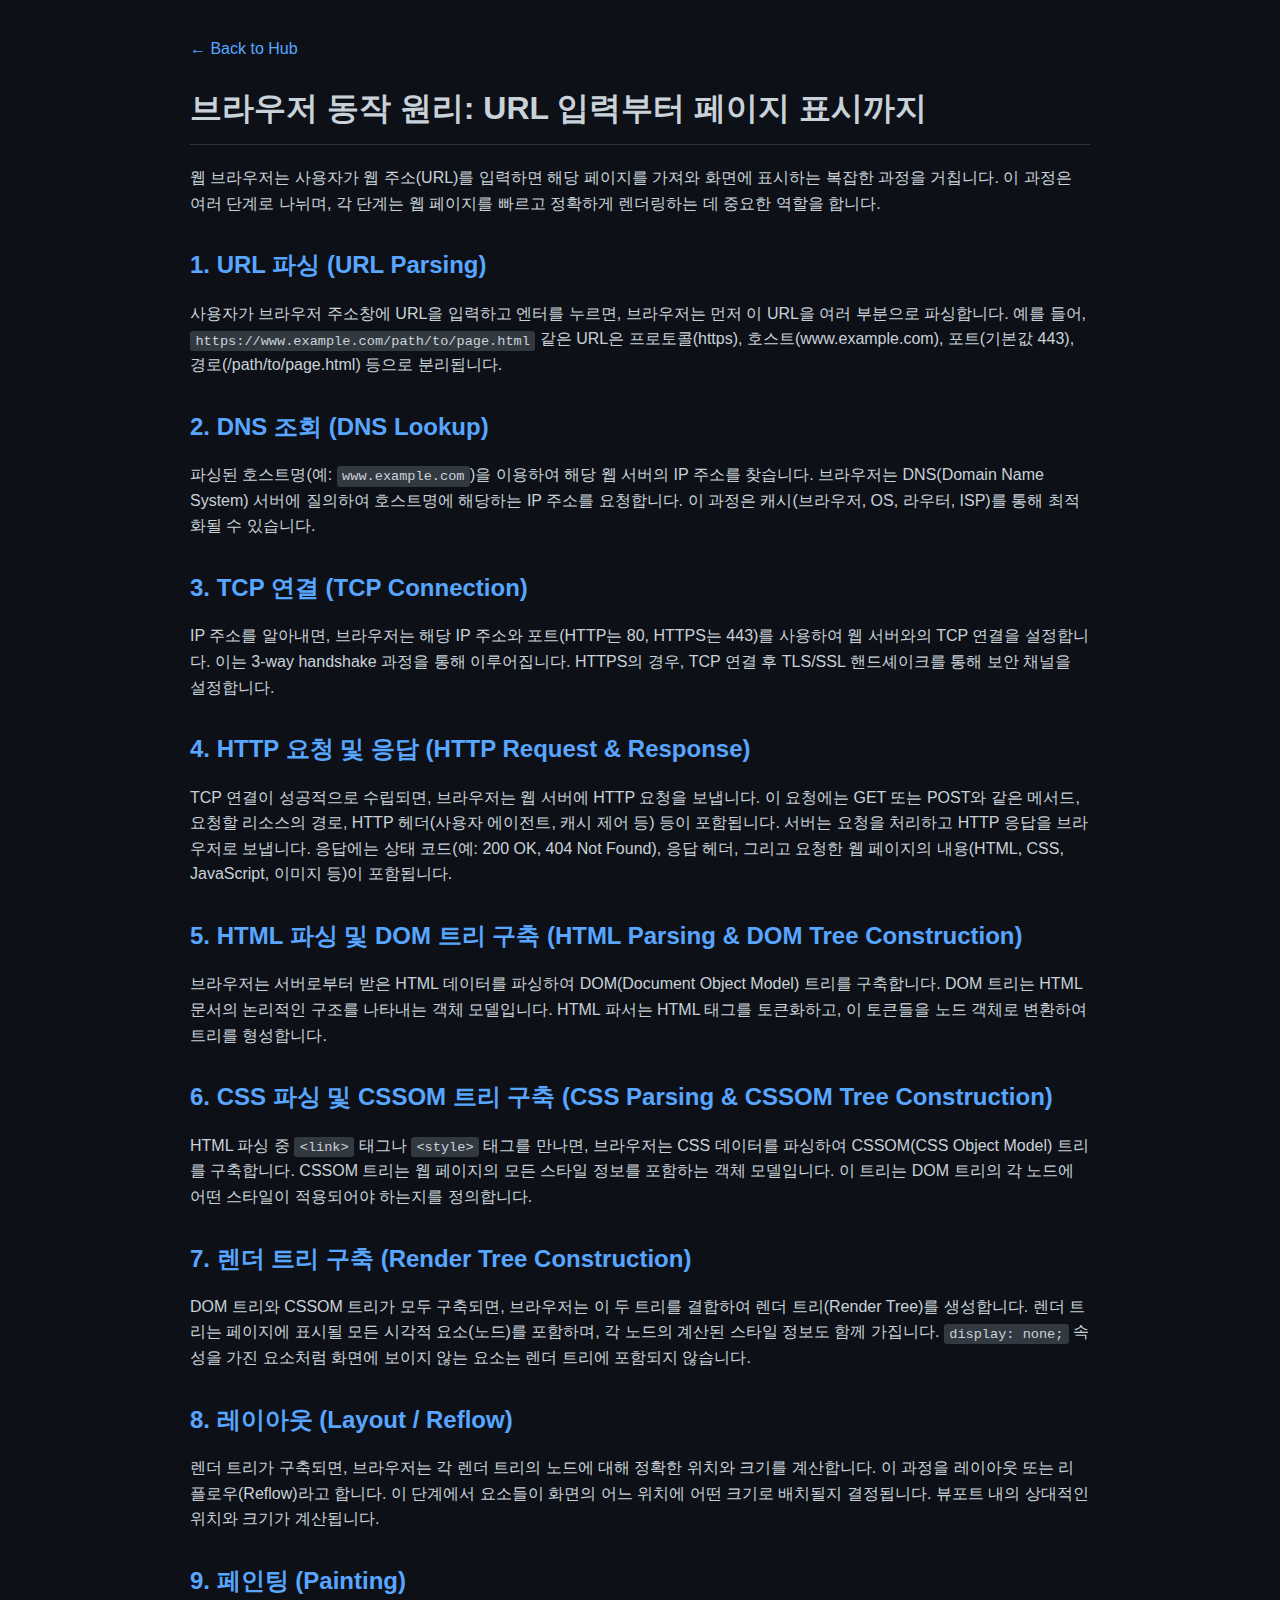
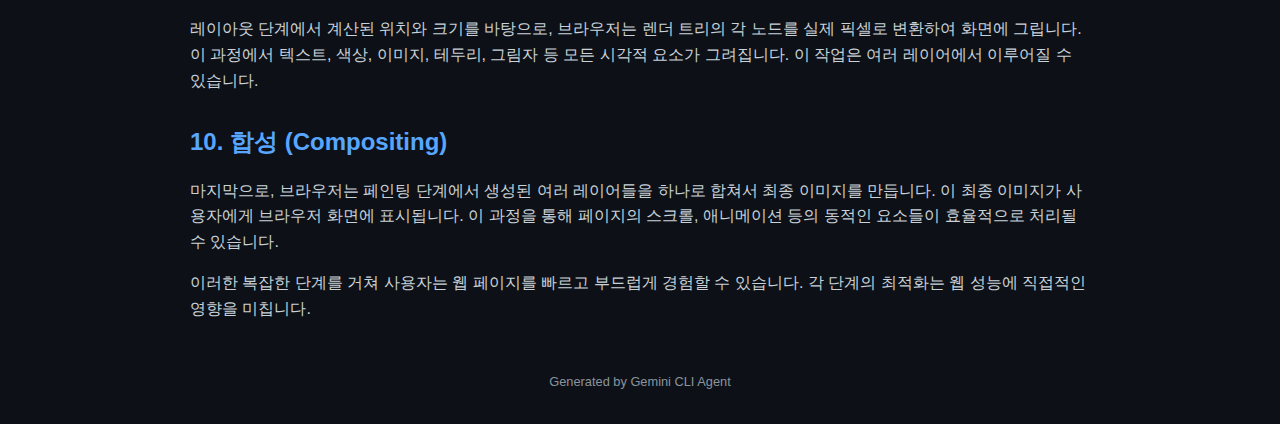
<file: playbook/99_appendix/how_browser_works.html>
<!DOCTYPE html>
<html lang="ko">
  <head>
    <meta charset="UTF-8" />
    <meta name="viewport" content="width=device-width, initial-scale=1.0" />
    <title>브라우저 동작 원리: URL 입력부터 페이지 표시까지</title>
    <link rel="stylesheet" href="style.css">
  </head>
  <body>
    <div class="container">
      <p><a href="../../index.html">← Back to Hub</a></p>
      
        <h1>브라우저 동작 원리: URL 입력부터 페이지 표시까지</h1>
        <p>웹 브라우저는 사용자가 웹 주소(URL)를 입력하면 해당 페이지를 가져와 화면에 표시하는 복잡한 과정을 거칩니다. 이 과정은 여러 단계로 나뉘며, 각 단계는 웹 페이지를 빠르고 정확하게 렌더링하는 데 중요한 역할을 합니다.</p>

        <section>
            <h2>1. URL 파싱 (URL Parsing)</h2>
            <p>사용자가 브라우저 주소창에 URL을 입력하고 엔터를 누르면, 브라우저는 먼저 이 URL을 여러 부분으로 파싱합니다. 예를 들어, <code>https://www.example.com/path/to/page.html</code> 같은 URL은 프로토콜(https), 호스트(www.example.com), 포트(기본값 443), 경로(/path/to/page.html) 등으로 분리됩니다.</p>
        </section>

        <section>
            <h2>2. DNS 조회 (DNS Lookup)</h2>
            <p>파싱된 호스트명(예: <code>www.example.com</code>)을 이용하여 해당 웹 서버의 IP 주소를 찾습니다. 브라우저는 DNS(Domain Name System) 서버에 질의하여 호스트명에 해당하는 IP 주소를 요청합니다. 이 과정은 캐시(브라우저, OS, 라우터, ISP)를 통해 최적화될 수 있습니다.</p>
        </section>

        <section>
            <h2>3. TCP 연결 (TCP Connection)</h2>
            <p>IP 주소를 알아내면, 브라우저는 해당 IP 주소와 포트(HTTP는 80, HTTPS는 443)를 사용하여 웹 서버와의 TCP 연결을 설정합니다. 이는 3-way handshake 과정을 통해 이루어집니다. HTTPS의 경우, TCP 연결 후 TLS/SSL 핸드셰이크를 통해 보안 채널을 설정합니다.</p>
        </section>

        <section>
            <h2>4. HTTP 요청 및 응답 (HTTP Request & Response)</h2>
            <p>TCP 연결이 성공적으로 수립되면, 브라우저는 웹 서버에 HTTP 요청을 보냅니다. 이 요청에는 GET 또는 POST와 같은 메서드, 요청할 리소스의 경로, HTTP 헤더(사용자 에이전트, 캐시 제어 등) 등이 포함됩니다. 서버는 요청을 처리하고 HTTP 응답을 브라우저로 보냅니다. 응답에는 상태 코드(예: 200 OK, 404 Not Found), 응답 헤더, 그리고 요청한 웹 페이지의 내용(HTML, CSS, JavaScript, 이미지 등)이 포함됩니다.</p>
        </section>

        <section>
            <h2>5. HTML 파싱 및 DOM 트리 구축 (HTML Parsing & DOM Tree Construction)</h2>
            <p>브라우저는 서버로부터 받은 HTML 데이터를 파싱하여 DOM(Document Object Model) 트리를 구축합니다. DOM 트리는 HTML 문서의 논리적인 구조를 나타내는 객체 모델입니다. HTML 파서는 HTML 태그를 토큰화하고, 이 토큰들을 노드 객체로 변환하여 트리를 형성합니다.</p>
        </section>

        <section>
            <h2>6. CSS 파싱 및 CSSOM 트리 구축 (CSS Parsing & CSSOM Tree Construction)</h2>
            <p>HTML 파싱 중 <code>&lt;link&gt;</code> 태그나 <code>&lt;style&gt;</code> 태그를 만나면, 브라우저는 CSS 데이터를 파싱하여 CSSOM(CSS Object Model) 트리를 구축합니다. CSSOM 트리는 웹 페이지의 모든 스타일 정보를 포함하는 객체 모델입니다. 이 트리는 DOM 트리의 각 노드에 어떤 스타일이 적용되어야 하는지를 정의합니다.</p>
        </section>

        <section>
            <h2>7. 렌더 트리 구축 (Render Tree Construction)</h2>
            <p>DOM 트리와 CSSOM 트리가 모두 구축되면, 브라우저는 이 두 트리를 결합하여 렌더 트리(Render Tree)를 생성합니다. 렌더 트리는 페이지에 표시될 모든 시각적 요소(노드)를 포함하며, 각 노드의 계산된 스타일 정보도 함께 가집니다. <code>display: none;</code> 속성을 가진 요소처럼 화면에 보이지 않는 요소는 렌더 트리에 포함되지 않습니다.</p>
        </section>

        <section>
            <h2>8. 레이아웃 (Layout / Reflow)</h2>
            <p>렌더 트리가 구축되면, 브라우저는 각 렌더 트리의 노드에 대해 정확한 위치와 크기를 계산합니다. 이 과정을 레이아웃 또는 리플로우(Reflow)라고 합니다. 이 단계에서 요소들이 화면의 어느 위치에 어떤 크기로 배치될지 결정됩니다. 뷰포트 내의 상대적인 위치와 크기가 계산됩니다.</p>
        </section>

        <section>
            <h2>9. 페인팅 (Painting)</h2>
            <p>레이아웃 단계에서 계산된 위치와 크기를 바탕으로, 브라우저는 렌더 트리의 각 노드를 실제 픽셀로 변환하여 화면에 그립니다. 이 과정에서 텍스트, 색상, 이미지, 테두리, 그림자 등 모든 시각적 요소가 그려집니다. 이 작업은 여러 레이어에서 이루어질 수 있습니다.</p>
        </section>

        <section>
            <h2>10. 합성 (Compositing)</h2>
            <p>마지막으로, 브라우저는 페인팅 단계에서 생성된 여러 레이어들을 하나로 합쳐서 최종 이미지를 만듭니다. 이 최종 이미지가 사용자에게 브라우저 화면에 표시됩니다. 이 과정을 통해 페이지의 스크롤, 애니메이션 등의 동적인 요소들이 효율적으로 처리될 수 있습니다.</p>
        </section>

        <p>이러한 복잡한 단계를 거쳐 사용자는 웹 페이지를 빠르고 부드럽게 경험할 수 있습니다. 각 단계의 최적화는 웹 성능에 직접적인 영향을 미칩니다.</p>
    
      <footer>
        <p>Generated by Gemini CLI Agent</p>
      </footer>
    </div>
  </body>
</html>
</file>
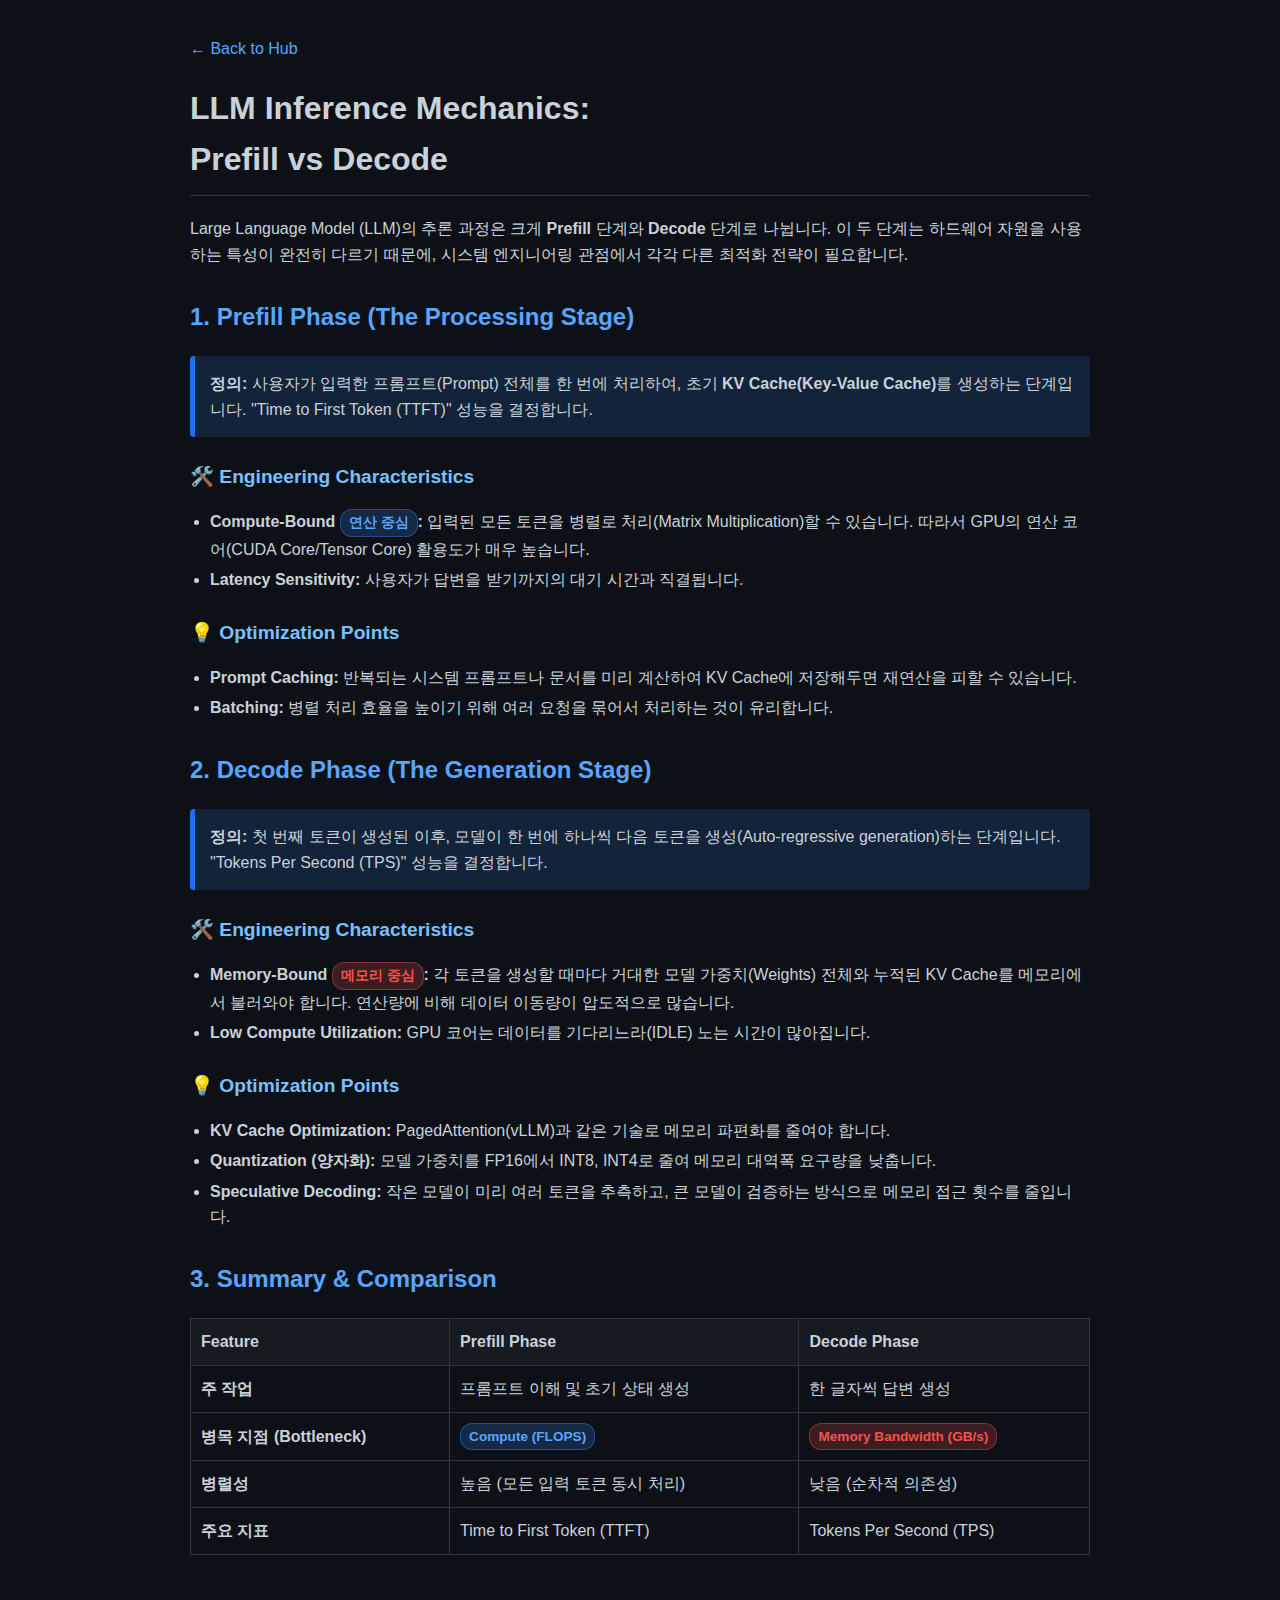
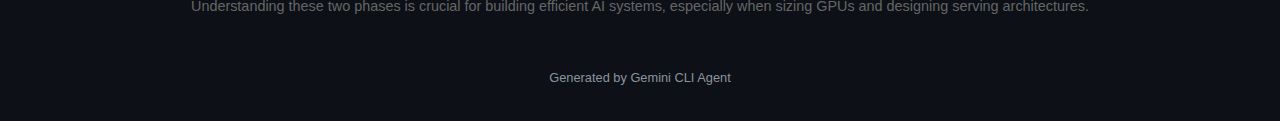
<file: playbook/99_appendix/llm_inference.html>
<!DOCTYPE html>
<html lang="ko">
<head>
    <meta charset="UTF-8">
    <meta name="viewport" content="width=device-width, initial-scale=1.0">
    <title>LLM Inference: Prefill & Decode</title>
    <link rel="stylesheet" href="style.css">
</head>
<body>
    <div class="container">
        <p><a href="../../index.html">← Back to Hub</a></p>

        <h1>LLM Inference Mechanics:<br>Prefill vs Decode</h1>
        
        <p>Large Language Model (LLM)의 추론 과정은 크게 <strong>Prefill</strong> 단계와 <strong>Decode</strong> 단계로 나뉩니다. 이 두 단계는 하드웨어 자원을 사용하는 특성이 완전히 다르기 때문에, 시스템 엔지니어링 관점에서 각각 다른 최적화 전략이 필요합니다.</p>

        <section>
            <h2>1. Prefill Phase (The Processing Stage)</h2>
            <div class="concept-box">
                <strong>정의:</strong> 사용자가 입력한 프롬프트(Prompt) 전체를 한 번에 처리하여, 초기 <strong>KV Cache(Key-Value Cache)</strong>를 생성하는 단계입니다. "Time to First Token (TTFT)" 성능을 결정합니다.
            </div>
            
            <h3>🛠️ Engineering Characteristics</h3>
            <ul>
                <li><strong>Compute-Bound <span class="tag-compute">연산 중심</span>:</strong> 입력된 모든 토큰을 병렬로 처리(Matrix Multiplication)할 수 있습니다. 따라서 GPU의 연산 코어(CUDA Core/Tensor Core) 활용도가 매우 높습니다.</li>
                <li><strong>Latency Sensitivity:</strong> 사용자가 답변을 받기까지의 대기 시간과 직결됩니다.</li>
            </ul>

            <h3>💡 Optimization Points</h3>
            <ul>
                <li><strong>Prompt Caching:</strong> 반복되는 시스템 프롬프트나 문서를 미리 계산하여 KV Cache에 저장해두면 재연산을 피할 수 있습니다.</li>
                <li><strong>Batching:</strong> 병렬 처리 효율을 높이기 위해 여러 요청을 묶어서 처리하는 것이 유리합니다.</li>
            </ul>
        </section>

        <section>
            <h2>2. Decode Phase (The Generation Stage)</h2>
            <div class="concept-box">
                <strong>정의:</strong> 첫 번째 토큰이 생성된 이후, 모델이 한 번에 하나씩 다음 토큰을 생성(Auto-regressive generation)하는 단계입니다. "Tokens Per Second (TPS)" 성능을 결정합니다.
            </div>

            <h3>🛠️ Engineering Characteristics</h3>
            <ul>
                <li><strong>Memory-Bound <span class="tag-memory">메모리 중심</span>:</strong> 각 토큰을 생성할 때마다 거대한 모델 가중치(Weights) 전체와 누적된 KV Cache를 메모리에서 불러와야 합니다. 연산량에 비해 데이터 이동량이 압도적으로 많습니다.</li>
                <li><strong>Low Compute Utilization:</strong> GPU 코어는 데이터를 기다리느라(IDLE) 노는 시간이 많아집니다.</li>
            </ul>

            <h3>💡 Optimization Points</h3>
            <ul>
                <li><strong>KV Cache Optimization:</strong> PagedAttention(vLLM)과 같은 기술로 메모리 파편화를 줄여야 합니다.</li>
                <li><strong>Quantization (양자화):</strong> 모델 가중치를 FP16에서 INT8, INT4로 줄여 메모리 대역폭 요구량을 낮춥니다.</li>
                <li><strong>Speculative Decoding:</strong> 작은 모델이 미리 여러 토큰을 추측하고, 큰 모델이 검증하는 방식으로 메모리 접근 횟수를 줄입니다.</li>
            </ul>
        </section>

        <section>
            <h2>3. Summary & Comparison</h2>
            <table>
                <thead>
                    <tr>
                        <th>Feature</th>
                        <th>Prefill Phase</th>
                        <th>Decode Phase</th>
                    </tr>
                </thead>
                <tbody>
                    <tr>
                        <td><strong>주 작업</strong></td>
                        <td>프롬프트 이해 및 초기 상태 생성</td>
                        <td>한 글자씩 답변 생성</td>
                    </tr>
                    <tr>
                        <td><strong>병목 지점 (Bottleneck)</strong></td>
                        <td><span class="tag-compute">Compute (FLOPS)</span></td>
                        <td><span class="tag-memory">Memory Bandwidth (GB/s)</span></td>
                    </tr>
                    <tr>
                        <td><strong>병렬성</strong></td>
                        <td>높음 (모든 입력 토큰 동시 처리)</td>
                        <td>낮음 (순차적 의존성)</td>
                    </tr>
                    <tr>
                        <td><strong>주요 지표</strong></td>
                        <td>Time to First Token (TTFT)</td>
                        <td>Tokens Per Second (TPS)</td>
                    </tr>
                </tbody>
            </table>
        </section>

        <p style="margin-top: 40px; color: #666; font-size: 0.9em; text-align: center;">
            Understanding these two phases is crucial for building efficient AI systems, especially when sizing GPUs and designing serving architectures.
        </p>

        <footer>
            <p>Generated by Gemini CLI Agent</p>
        </footer>
    </div>
</body>
</html>
</file>
<file: playbook/99_appendix/style.css>
/* Main Dark Theme */
:root {
  --bg-color: #0d1117;
  --text-color: #c9d1d9;
  --accent-color: #238636;
  --card-bg: #161b22;
  --border-color: #30363d;
  --code-font: "Consolas", "Monaco", monospace;
}
body {
  font-family: -apple-system, BlinkMacSystemFont, "Segoe UI", Helvetica, Arial, sans-serif;
  background-color: var(--bg-color);
  color: var(--text-color);
  margin: 0;
  padding: 20px;
  line-height: 1.6;
}
.container {
  max-width: 900px;
  margin: 0 auto;
}
h1 { font-size: 2rem; border-bottom: 1px solid var(--border-color); padding-bottom: 10px; margin-bottom: 20px; }
h2 { font-size: 1.5rem; margin-top: 30px; margin-bottom: 15px; color: #58a6ff; }
h3 { font-size: 1.2rem; margin-top: 25px; margin-bottom: 10px; color: #79c0ff; }
a { color: #58a6ff; text-decoration: none; }
a:hover { text-decoration: underline; }
ul, ol { padding-left: 20px; }
li { margin-bottom: 5px; }
pre {
  background-color: var(--card-bg);
  border: 1px solid var(--border-color);
  padding: 15px;
  border-radius: 6px;
  overflow-x: auto;
}
code {
  font-family: var(--code-font);
  background-color: rgba(110, 118, 129, 0.4);
  padding: 0.2em 0.4em;
  border-radius: 3px;
  font-size: 85%;
}
pre code {
  background-color: transparent;
  padding: 0;
  font-size: 100%;
}
blockquote {
  border-left: 4px solid var(--border-color);
  padding-left: 15px;
  color: #8b949e;
  margin: 0;
}
table {
  border-collapse: collapse;
  width: 100%;
  margin: 20px 0;
}
th, td {
  border: 1px solid var(--border-color);
  padding: 10px;
  text-align: left;
}
th { background-color: var(--card-bg); }
footer {
    margin-top: 50px;
    text-align: center;
    font-size: 0.8rem;
    color: #8b949e;
}

/* Custom classes adaptation */
.info-box, .concept-box {
    background-color: rgba(56, 139, 253, 0.15);
    border-left: 5px solid #1f6feb;
    padding: 15px;
    margin: 20px 0;
    border-radius: 4px;
}
.highlight {
    background-color: rgba(210, 153, 34, 0.4); /* yellow-ish transparency */
    padding: 2px 5px;
    border-radius: 3px;
    font-weight: bold;
    color: #e3b341;
}
.tag-compute {
    display: inline-block;
    background: rgba(56, 139, 253, 0.2);
    color: #58a6ff;
    padding: 2px 8px;
    border-radius: 12px;
    font-size: 0.85rem;
    font-weight: bold;
    border: 1px solid rgba(56, 139, 253, 0.4);
}
.tag-memory {
    display: inline-block;
    background: rgba(248, 81, 73, 0.2);
    color: #f85149;
    padding: 2px 8px;
    border-radius: 12px;
    font-size: 0.85rem;
    font-weight: bold;
    border: 1px solid rgba(248, 81, 73, 0.4);
}
</file>
